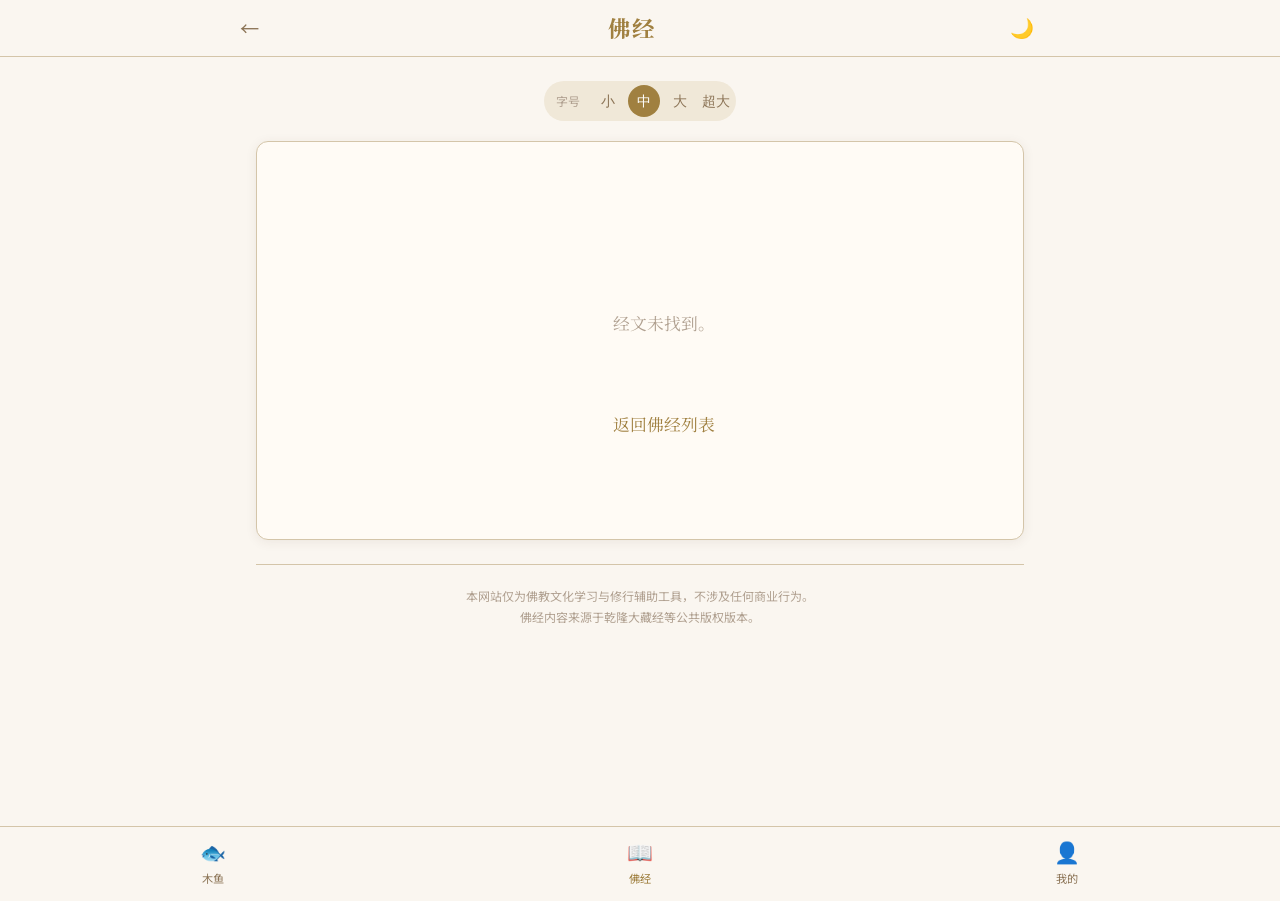
<file: scripture-detail.html>
<!DOCTYPE html>
<html lang="zh-CN">
<head>
  <meta charset="UTF-8">
  <meta name="viewport" content="width=device-width, initial-scale=1.0, user-scalable=no">
  <meta name="description" content="般若阁 - 佛经阅读">
  <title>般若阁 - 诵经</title>
  <link rel="stylesheet" href="css/style.css">
  <link href="https://fonts.googleapis.com/css2?family=Noto+Sans+SC:wght@400;500;700&family=Noto+Serif+SC:wght@400;600;700&display=swap" rel="stylesheet">
</head>
<body>

  <header class="header">
    <div class="header-inner">
      <a href="scriptures.html" style="color:var(--text-secondary);font-size:1.2rem;text-decoration:none;">&larr;</a>
      <span class="logo" id="detail-title">佛经</span>
      <div class="header-actions">
        <button class="icon-btn" id="theme-toggle" title="切换主题" aria-label="切换主题">🌙</button>
      </div>
    </div>
  </header>

  <main class="main">
    <!-- 控制栏 -->
    <div class="scripture-controls">
      <div class="control-group">
        <span style="font-size:0.75rem;color:var(--text-muted);padding:0 8px;">字号</span>
        <button class="control-btn font-size-btn active" data-size="small">小</button>
        <button class="control-btn font-size-btn" data-size="normal">中</button>
        <button class="control-btn font-size-btn" data-size="large">大</button>
        <button class="control-btn font-size-btn" data-size="xlarge">超大</button>
      </div>
    </div>

    <!-- 经文内容 -->
    <div class="scripture-content" id="scripture-text">
      加载中...
    </div>

    <!-- 经文信息 -->
    <p id="scripture-meta" style="text-align:center;font-size:0.8rem;color:var(--text-muted);margin-top:16px;"></p>

    <div class="disclaimer">
      本网站仅为佛教文化学习与修行辅助工具，不涉及任何商业行为。<br>
      佛经内容来源于乾隆大藏经等公共版权版本。
    </div>
  </main>

  <nav class="bottom-nav">
    <a href="index.html">
      <span class="nav-icon">🐟</span>木鱼
    </a>
    <a href="scriptures.html" class="active">
      <span class="nav-icon">📖</span>佛经
    </a>
    <a href="profile.html">
      <span class="nav-icon">👤</span>我的
    </a>
  </nav>

  <script src="js/config.js"></script>
  <script src="js/data.js"></script>
  <script src="js/app.js"></script>
  <script>
    document.addEventListener('DOMContentLoaded', () => {
      // 获取经文 ID
      const params = new URLSearchParams(location.search);
      const id = params.get('id');

      const scripture = SCRIPTURES.find(s => s.id === id);

      if (scripture) {
        document.title = '般若阁 - ' + scripture.shortTitle;
        document.getElementById('detail-title').textContent = scripture.shortTitle;
        document.getElementById('scripture-text').textContent = scripture.text;
        document.getElementById('scripture-meta').textContent = scripture.author;
      } else {
        document.getElementById('scripture-text').innerHTML = `
          <p style="text-align:center;color:var(--text-muted);padding:40px 0;">
            经文未找到。<br><br>
            <a href="scriptures.html">返回佛经列表</a>
          </p>`;
      }
    });
  </script>
</body>
</html>
</file>
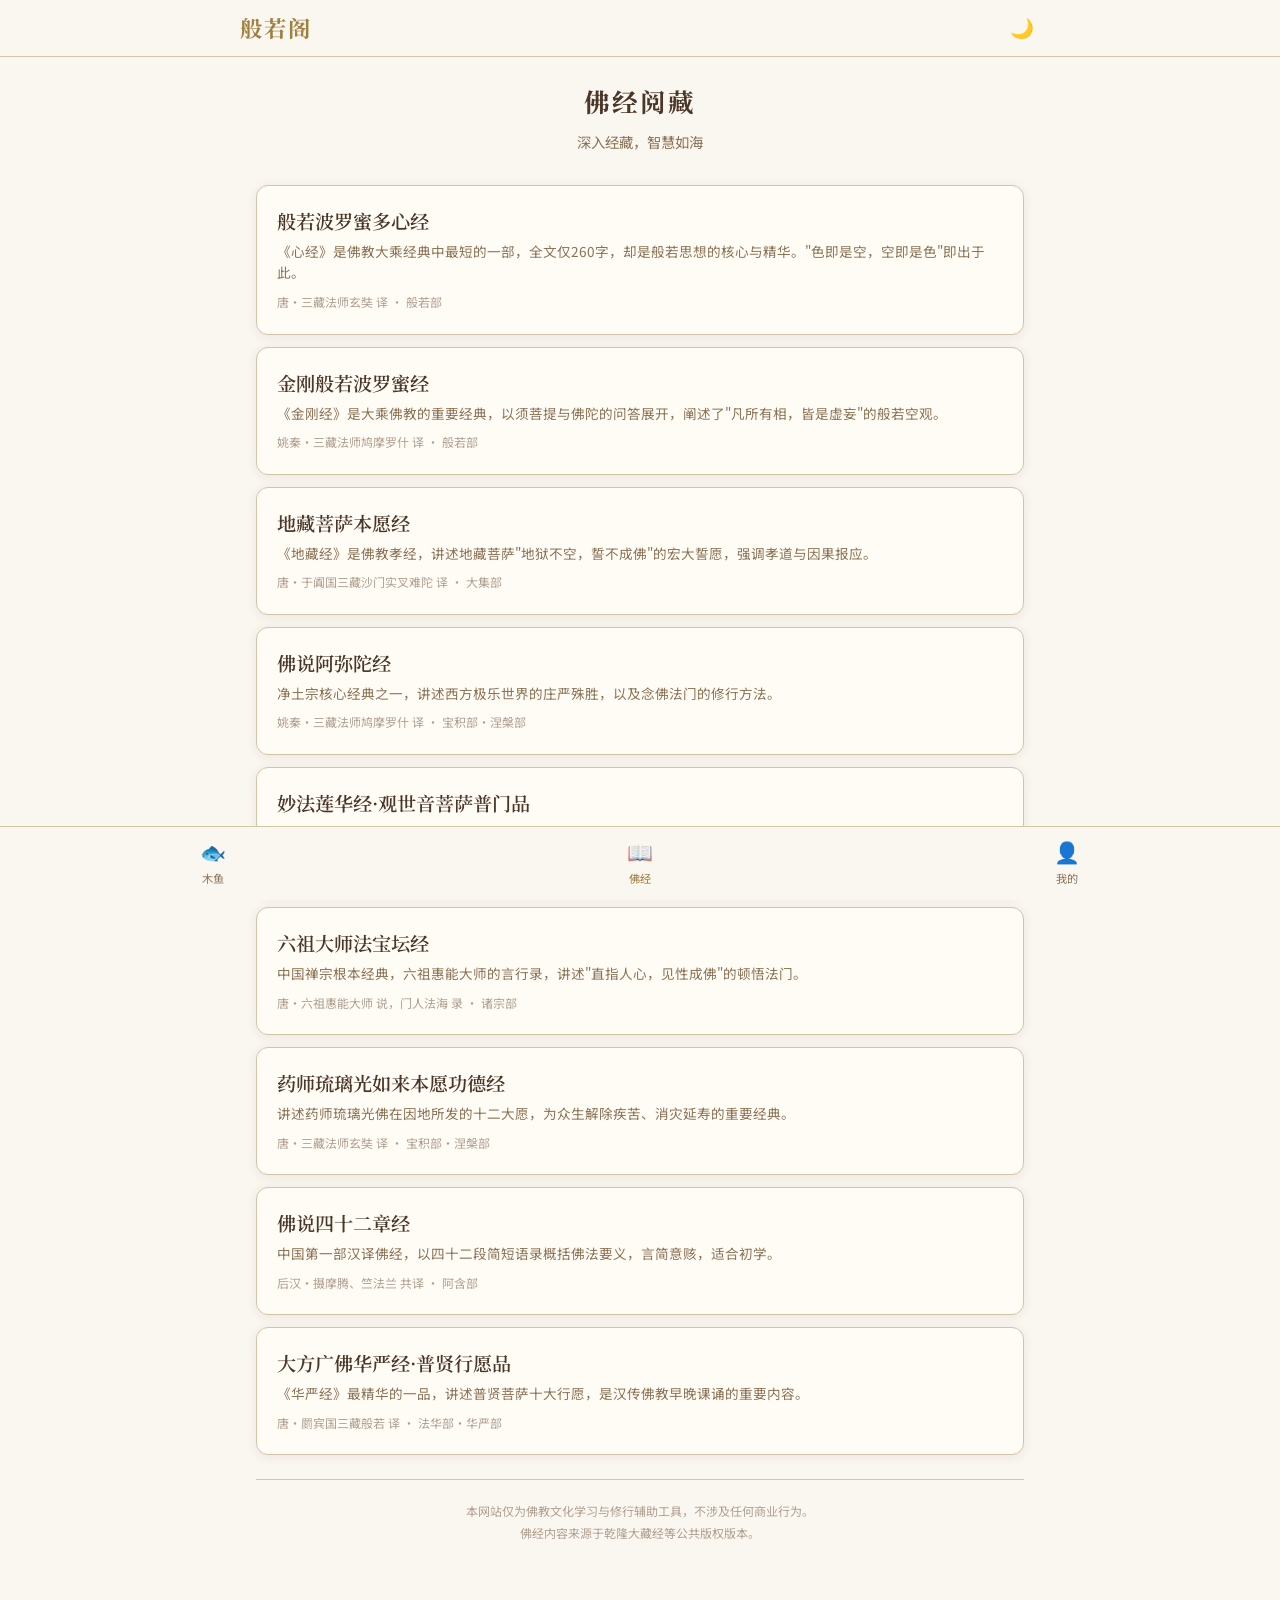
<file: scriptures.html>
<!DOCTYPE html>
<html lang="zh-CN">
<head>
  <meta charset="UTF-8">
  <meta name="viewport" content="width=device-width, initial-scale=1.0, user-scalable=no">
  <meta name="description" content="般若阁 - 佛经阅读">
  <title>般若阁 - 佛经</title>
  <link rel="stylesheet" href="css/style.css">
  <link href="https://fonts.googleapis.com/css2?family=Noto+Sans+SC:wght@400;500;700&family=Noto+Serif+SC:wght@400;600;700&display=swap" rel="stylesheet">
</head>
<body>

  <header class="header">
    <div class="header-inner">
      <a href="index.html" class="logo">般若阁</a>
      <div class="header-actions">
        <button class="icon-btn" id="theme-toggle" title="切换主题" aria-label="切换主题">🌙</button>
      </div>
    </div>
  </header>

  <main class="main">
    <h1 class="page-title">佛经阅藏</h1>
    <p class="page-subtitle">深入经藏，智慧如海</p>

    <div class="card-list" id="scripture-list">
      <!-- JS 动态渲染 -->
    </div>

    <div class="disclaimer">
      本网站仅为佛教文化学习与修行辅助工具，不涉及任何商业行为。<br>
      佛经内容来源于乾隆大藏经等公共版权版本。
    </div>
  </main>

  <nav class="bottom-nav">
    <a href="index.html">
      <span class="nav-icon">🐟</span>木鱼
    </a>
    <a href="scriptures.html" class="active">
      <span class="nav-icon">📖</span>佛经
    </a>
    <a href="profile.html">
      <span class="nav-icon">👤</span>我的
    </a>
  </nav>

  <script src="js/config.js"></script>
  <script src="js/data.js"></script>
  <script src="js/app.js"></script>
  <script>
    document.addEventListener('DOMContentLoaded', () => {
      const list = document.getElementById('scripture-list');
      if (list && typeof SCRIPTURES !== 'undefined') {
        list.innerHTML = SCRIPTURES.map(s => `
          <a href="scripture-detail.html?id=${s.id}" class="card card-link">
            <h3 class="card-title">${s.title}</h3>
            <p class="card-desc">${s.description}</p>
            <span style="font-size:0.75rem;color:var(--text-muted);margin-top:8px;display:inline-block;">
              ${s.author} · ${s.category}
            </span>
          </a>
        `).join('');
      }
    });
  </script>
</body>
</html>
</file>
<file: css/style.css>
/* ===== 般若阁 - 全局样式 ===== */

:root {
  --bg: #faf6f0;
  --bg-secondary: #f0e8d8;
  --bg-card: #fffbf5;
  --text: #4a3728;
  --text-secondary: #8b7355;
  --text-muted: #b0a090;
  --gold: #c9a96e;
  --gold-dark: #a08040;
  --gold-light: #e0d0a0;
  --border: #d4c5a9;
  --red: #8b2500;
  --red-light: #c04040;
  --shadow: 0 2px 12px rgba(74, 55, 40, 0.08);
  --shadow-lg: 0 8px 32px rgba(74, 55, 40, 0.12);
  --radius: 12px;
  --radius-sm: 8px;
  --transition: 0.3s ease;
  --font-serif: "Noto Serif SC", "Source Han Serif SC", "STSong", "SimSun", "KaiTi", serif;
  --font-sans: "Noto Sans SC", "Source Han Sans SC", "PingFang SC", "Microsoft YaHei", sans-serif;
}

[data-theme="dark"] {
  --bg: #1a1a2e;
  --bg-secondary: #222236;
  --bg-card: #2a2a3e;
  --text: #e0d5c1;
  --text-secondary: #a09080;
  --text-muted: #6a5a4a;
  --gold: #d4a84b;
  --gold-dark: #b89030;
  --gold-light: #5a4a30;
  --border: #3a3040;
  --red: #cc5533;
  --red-light: #dd6644;
  --shadow: 0 2px 12px rgba(0, 0, 0, 0.2);
  --shadow-lg: 0 8px 32px rgba(0, 0, 0, 0.3);
}

[data-font-size="small"] { font-size: 14px; }
[data-font-size="normal"] { font-size: 16px; }
[data-font-size="large"] { font-size: 18px; }
[data-font-size="xlarge"] { font-size: 20px; }

*, *::before, *::after {
  margin: 0;
  padding: 0;
  box-sizing: border-box;
}

html {
  font-size: 16px;
  scroll-behavior: smooth;
}

body {
  font-family: var(--font-sans);
  background: var(--bg);
  color: var(--text);
  line-height: 1.6;
  min-height: 100vh;
  transition: background var(--transition), color var(--transition);
  -webkit-tap-highlight-color: transparent;
  -webkit-font-smoothing: antialiased;
}

a {
  color: var(--gold-dark);
  text-decoration: none;
  transition: color var(--transition);
}

a:hover { color: var(--red); }

/* ===== 顶部导航 ===== */
.header {
  position: sticky;
  top: 0;
  z-index: 100;
  background: var(--bg);
  border-bottom: 1px solid var(--border);
  padding: 0 16px;
  transition: background var(--transition);
}

.header-inner {
  max-width: 800px;
  margin: 0 auto;
  display: flex;
  align-items: center;
  justify-content: space-between;
  height: 56px;
}

.logo {
  font-family: var(--font-serif);
  font-size: 1.4rem;
  font-weight: 700;
  color: var(--gold-dark);
  letter-spacing: 2px;
}

.header-actions {
  display: flex;
  align-items: center;
  gap: 12px;
}

.icon-btn {
  width: 36px;
  height: 36px;
  border: none;
  background: none;
  color: var(--text-secondary);
  font-size: 1.2rem;
  cursor: pointer;
  border-radius: 50%;
  display: flex;
  align-items: center;
  justify-content: center;
  transition: all var(--transition);
}

.icon-btn:hover {
  background: var(--bg-secondary);
  color: var(--text);
}

/* ===== 主内容区 ===== */
.main {
  max-width: 800px;
  margin: 0 auto;
  padding: 24px 16px 100px;
  min-height: calc(100vh - 56px);
}

.page-title {
  font-family: var(--font-serif);
  font-size: 1.6rem;
  font-weight: 700;
  color: var(--text);
  text-align: center;
  margin-bottom: 8px;
  letter-spacing: 2px;
}

.page-subtitle {
  font-size: 0.9rem;
  color: var(--text-secondary);
  text-align: center;
  margin-bottom: 32px;
}

/* ===== 木鱼区域 ===== */
.wooden-fish-section {
  display: flex;
  flex-direction: column;
  align-items: center;
  padding: 40px 0;
}

.wooden-fish-container {
  position: relative;
  cursor: pointer;
  user-select: none;
  -webkit-user-select: none;
  -webkit-tap-highlight-color: transparent;
}

.wooden-fish-svg {
  width: 200px;
  height: 200px;
  transition: transform 0.08s ease;
  filter: drop-shadow(0 8px 24px rgba(74, 55, 40, 0.2));
}

.wooden-fish-svg.knocking {
  transform: scale(0.92);
}

.ripple {
  position: absolute;
  top: 50%;
  left: 50%;
  width: 0;
  height: 0;
  border-radius: 50%;
  background: rgba(201, 169, 110, 0.3);
  transform: translate(-50%, -50%);
  pointer-events: none;
  animation: rippleEffect 0.6s ease-out forwards;
}

@keyframes rippleEffect {
  0% { width: 0; height: 0; opacity: 0.6; }
  100% { width: 220px; height: 220px; opacity: 0; }
}

.knock-counter {
  margin-top: 20px;
  text-align: center;
}

.knock-count {
  font-family: var(--font-serif);
  font-size: 3rem;
  font-weight: 700;
  color: var(--gold-dark);
  line-height: 1;
}

.knock-label {
  font-size: 0.85rem;
  color: var(--text-secondary);
  margin-top: 4px;
}

.knock-tip {
  font-size: 0.8rem;
  color: var(--text-muted);
  margin-top: 12px;
}

/* ===== 飘出文字 ===== */
.floating-text {
  position: fixed;
  pointer-events: none;
  z-index: 1000;
  font-family: var(--font-serif);
  font-size: 1.1rem;
  font-weight: 600;
  color: var(--gold-dark);
  animation: floatUp 1.2s ease-out forwards;
  white-space: nowrap;
}

@keyframes floatUp {
  0%   { opacity: 1; transform: translateY(0) scale(0.5); }
  20%  { opacity: 1; transform: translateY(-20px) scale(1.1); }
  100% { opacity: 0; transform: translateY(-100px) scale(0.8); }
}

/* ===== 按钮 ===== */
.btn {
  display: inline-flex;
  align-items: center;
  justify-content: center;
  gap: 8px;
  padding: 10px 24px;
  border: none;
  border-radius: var(--radius-sm);
  font-size: 0.95rem;
  font-weight: 500;
  cursor: pointer;
  transition: all var(--transition);
  font-family: var(--font-sans);
}

.btn-primary {
  background: var(--gold-dark);
  color: #fff;
}

.btn-primary:hover {
  background: var(--red);
  color: #fff;
}

.btn-secondary {
  background: var(--bg-secondary);
  color: var(--text);
  border: 1px solid var(--border);
}

.btn-secondary:hover { background: var(--border); }

.btn-ghost {
  background: none;
  color: var(--text-secondary);
  padding: 8px 12px;
}

.btn-ghost:hover {
  background: var(--bg-secondary);
  color: var(--text);
}

.btn-block { width: 100%; }

.btn-github {
  background: #24292e;
  color: #fff;
}

.btn-github:hover {
  background: #1a1f23;
  color: #fff;
}

/* ===== 表单 ===== */
.form-group { margin-bottom: 16px; }

.form-label {
  display: block;
  font-size: 0.85rem;
  color: var(--text-secondary);
  margin-bottom: 6px;
}

.form-input {
  width: 100%;
  padding: 10px 14px;
  border: 1px solid var(--border);
  border-radius: var(--radius-sm);
  background: var(--bg);
  color: var(--text);
  font-size: 0.95rem;
  font-family: var(--font-sans);
  transition: border-color var(--transition);
  outline: none;
}

.form-input:focus {
  border-color: var(--gold);
  box-shadow: 0 0 0 3px rgba(201, 169, 110, 0.15);
}

.form-error {
  color: var(--red-light);
  font-size: 0.8rem;
  margin-top: 4px;
  min-height: 18px;
}

/* ===== 卡片 ===== */
.card {
  background: var(--bg-card);
  border: 1px solid var(--border);
  border-radius: var(--radius);
  padding: 20px;
  box-shadow: var(--shadow);
  transition: all var(--transition);
}

.card:hover {
  box-shadow: var(--shadow-lg);
  transform: translateY(-2px);
}

.card-list {
  display: flex;
  flex-direction: column;
  gap: 12px;
}

.card-link {
  display: block;
  color: inherit;
  text-decoration: none;
}

.card-title {
  font-family: var(--font-serif);
  font-size: 1.2rem;
  font-weight: 600;
  margin-bottom: 4px;
}

.card-desc {
  font-size: 0.85rem;
  color: var(--text-secondary);
}

/* ===== 经文内容 ===== */
.scripture-content {
  font-family: var(--font-serif);
  font-size: 1.05rem;
  line-height: 2;
  white-space: pre-wrap;
  word-break: break-word;
  padding: 24px;
  background: var(--bg-card);
  border: 1px solid var(--border);
  border-radius: var(--radius);
  box-shadow: var(--shadow);
  transition: background var(--transition), color var(--transition);
}

.scripture-controls {
  display: flex;
  align-items: center;
  justify-content: center;
  gap: 12px;
  margin-bottom: 20px;
  flex-wrap: wrap;
}

.control-group {
  display: flex;
  align-items: center;
  gap: 4px;
  background: var(--bg-secondary);
  border-radius: 20px;
  padding: 4px;
}

.control-btn {
  width: 32px;
  height: 32px;
  border: none;
  background: none;
  color: var(--text-secondary);
  font-size: 0.9rem;
  cursor: pointer;
  border-radius: 50%;
  display: flex;
  align-items: center;
  justify-content: center;
  transition: all var(--transition);
}

.control-btn:hover {
  background: var(--bg);
  color: var(--text);
}

.control-btn.active {
  background: var(--gold-dark);
  color: #fff;
}

/* ===== 用户中心 ===== */
.profile-section {
  max-width: 400px;
  margin: 0 auto;
}

.avatar {
  width: 80px;
  height: 80px;
  border-radius: 50%;
  background: var(--gold-light);
  display: flex;
  align-items: center;
  justify-content: center;
  font-size: 2rem;
  margin: 0 auto 16px;
  color: var(--gold-dark);
  overflow: hidden;
}

.avatar img {
  width: 100%;
  height: 100%;
  object-fit: cover;
}

.stats-grid {
  display: grid;
  grid-template-columns: 1fr 1fr;
  gap: 12px;
  margin: 20px 0;
}

.stat-card {
  background: var(--bg-secondary);
  border-radius: var(--radius-sm);
  padding: 16px;
  text-align: center;
}

.stat-value {
  font-family: var(--font-serif);
  font-size: 1.8rem;
  font-weight: 700;
  color: var(--gold-dark);
}

.stat-label {
  font-size: 0.8rem;
  color: var(--text-secondary);
  margin-top: 4px;
}

/* ===== 底部导航 ===== */
.bottom-nav {
  position: fixed;
  bottom: 0;
  left: 0;
  right: 0;
  z-index: 100;
  background: var(--bg);
  border-top: 1px solid var(--border);
  display: flex;
  transition: background var(--transition);
}

.bottom-nav a {
  flex: 1;
  display: flex;
  flex-direction: column;
  align-items: center;
  justify-content: center;
  padding: 8px 0 12px;
  color: var(--text-secondary);
  font-size: 0.7rem;
  text-decoration: none;
  transition: color var(--transition);
}

.bottom-nav a .nav-icon {
  font-size: 1.3rem;
  margin-bottom: 2px;
}

.bottom-nav a.active {
  color: var(--gold-dark);
}

/* ===== 模态框 ===== */
.modal-overlay {
  position: fixed;
  inset: 0;
  z-index: 200;
  background: rgba(0, 0, 0, 0.4);
  display: flex;
  align-items: center;
  justify-content: center;
  padding: 16px;
  animation: fadeIn 0.2s ease;
}

@keyframes fadeIn {
  from { opacity: 0; }
  to { opacity: 1; }
}

.modal {
  position: relative;
  background: var(--bg-card);
  border-radius: var(--radius);
  padding: 28px 24px;
  width: 100%;
  max-width: 380px;
  box-shadow: var(--shadow-lg);
  animation: slideUp 0.25s ease;
}

@keyframes slideUp {
  from { transform: translateY(20px); opacity: 0; }
  to { transform: translateY(0); opacity: 1; }
}

.modal-title {
  font-family: var(--font-serif);
  font-size: 1.3rem;
  text-align: center;
  margin-bottom: 20px;
  letter-spacing: 1px;
}

.modal-close {
  position: absolute;
  top: 12px;
  right: 12px;
  width: 32px;
  height: 32px;
  border: none;
  background: none;
  font-size: 1.2rem;
  cursor: pointer;
  color: var(--text-secondary);
  border-radius: 50%;
  display: flex;
  align-items: center;
  justify-content: center;
}

.modal-close:hover {
  background: var(--bg-secondary);
}

.modal-divider {
  display: flex;
  align-items: center;
  gap: 10px;
  margin: 16px 0;
  color: var(--text-muted);
  font-size: 0.8rem;
}

.modal-divider::before,
.modal-divider::after {
  content: "";
  flex: 1;
  height: 1px;
  background: var(--border);
}

.modal-footer {
  text-align: center;
  margin-top: 16px;
  font-size: 0.85rem;
  color: var(--text-secondary);
}

.modal-footer span {
  cursor: pointer;
  color: var(--gold-dark);
  font-weight: 500;
}

.modal-footer span:hover {
  color: var(--red);
}

/* ===== Toast ===== */
.toast {
  position: fixed;
  top: 20px;
  left: 50%;
  transform: translateX(-50%);
  z-index: 300;
  background: var(--text);
  color: var(--bg);
  padding: 10px 24px;
  border-radius: 20px;
  font-size: 0.9rem;
  animation: toastIn 0.3s ease, toastOut 0.3s ease 2.5s forwards;
  pointer-events: none;
  box-shadow: var(--shadow-lg);
}

@keyframes toastIn {
  from { opacity: 0; transform: translateX(-50%) translateY(-10px); }
  to { opacity: 1; transform: translateX(-50%) translateY(0); }
}

@keyframes toastOut {
  from { opacity: 1; }
  to { opacity: 0; }
}

/* ===== 声明 ===== */
.disclaimer {
  text-align: center;
  font-size: 0.75rem;
  color: var(--text-muted);
  padding: 20px 16px;
  margin-top: 24px;
  border-top: 1px solid var(--border);
  line-height: 1.8;
}

.disclaimer a {
  color: var(--text-muted);
  text-decoration: underline;
}

/* ===== 响应式 ===== */
@media (max-width: 480px) {
  .wooden-fish-svg {
    width: 160px;
    height: 160px;
  }

  .knock-count {
    font-size: 2.4rem;
  }

  .scripture-content {
    padding: 16px;
    font-size: 0.95rem;
  }

  .main {
    padding: 16px 12px 100px;
  }

  .page-title {
    font-size: 1.3rem;
  }
}
</file>
